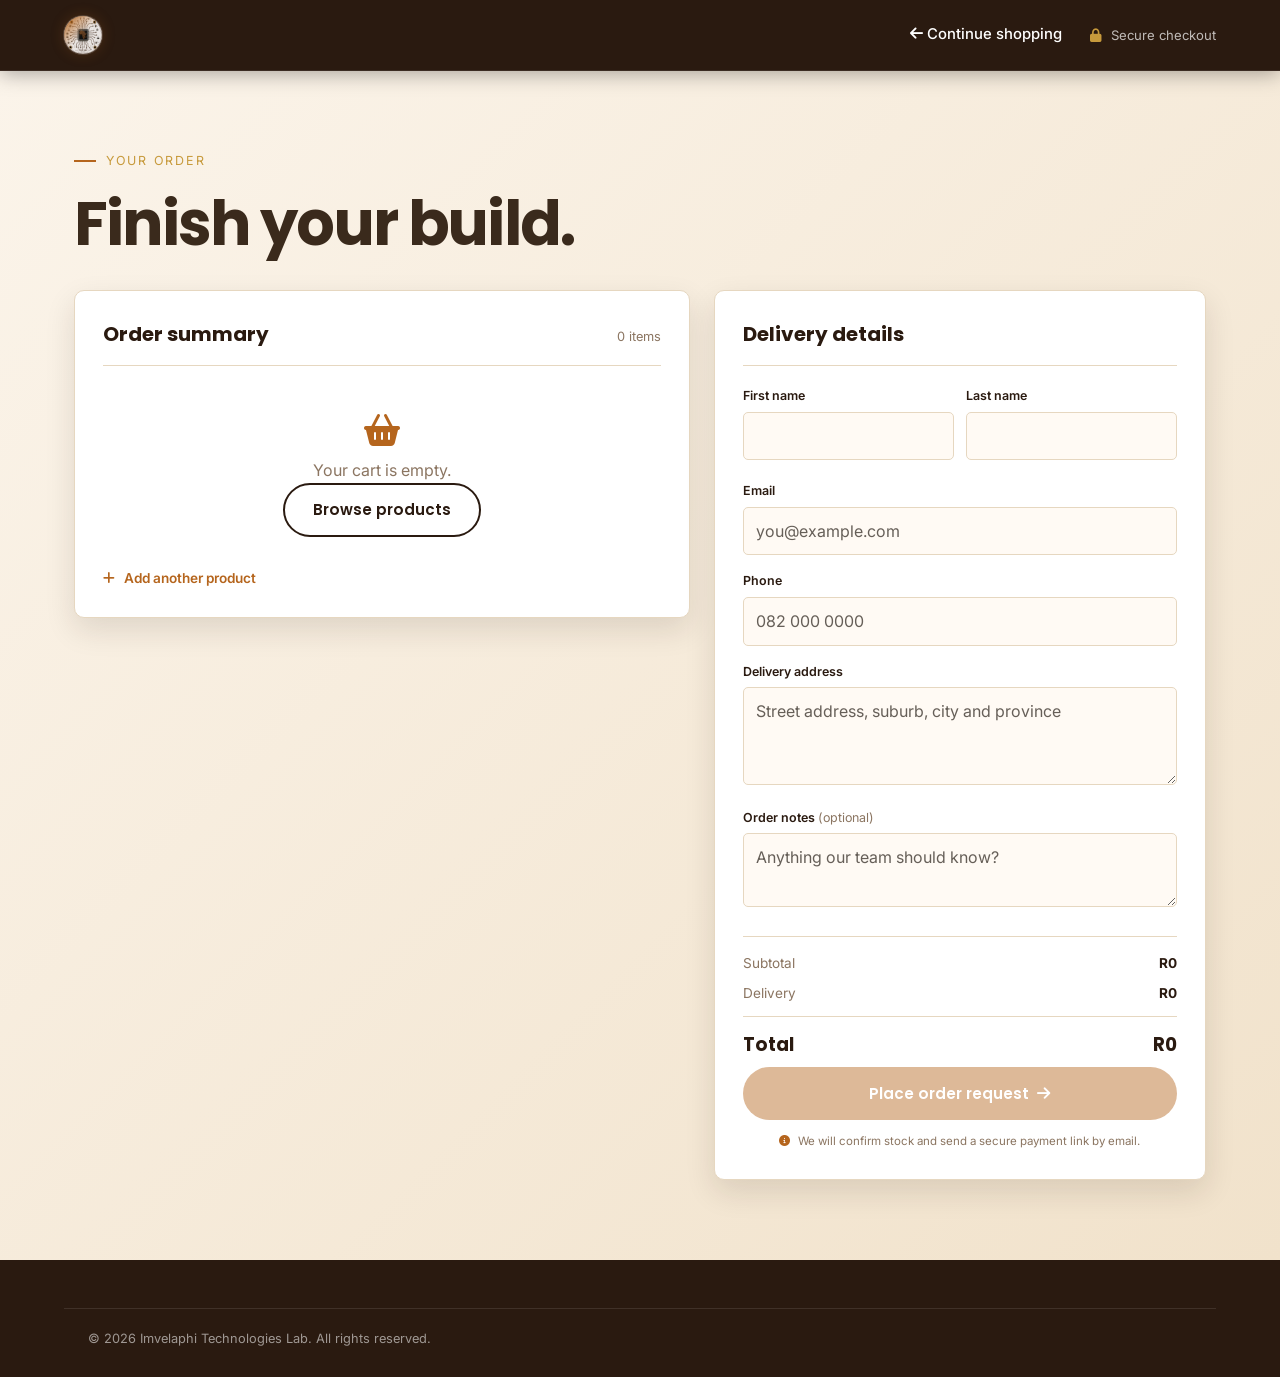
<file: public/checkout.html>
<!DOCTYPE html>
<html lang="en">
<head>
<meta charset="UTF-8">
<meta name="viewport" content="width=device-width, initial-scale=1.0">
<title>Checkout | Imvelaphi Technologies</title>
<link rel="stylesheet" href="https://cdnjs.cloudflare.com/ajax/libs/font-awesome/6.5.0/css/all.min.css">
<link rel="stylesheet" href="css/style.css">
</head>
<body class="checkout-page">
<nav class="navbar"><a href="index.html" class="logo"><div class="mark"><img src="images/logo.png" alt="Imvelaphi Technologies logo"></div></a><div class="nav-links"><a class="link" href="products.html"><i class="fa-solid fa-arrow-left"></i> Continue shopping</a><span class="checkout-secure"><i class="fa-solid fa-lock"></i> Secure checkout</span></div></nav>

<main class="section checkout-main"><div class="container"><div class="eyebrow">Your order</div><h1>Finish your build.</h1><div class="checkout-layout">
  <section class="checkout-panel"><div class="checkout-panel-head"><h2>Order summary</h2><span><span data-cart-count>0</span> items</span></div><div id="checkoutItems"></div><a class="checkout-back" href="products.html"><i class="fa-solid fa-plus"></i> Add another product</a></section>
  <section class="checkout-panel"><div class="checkout-panel-head"><h2>Delivery details</h2></div><div id="previewNotice" class="preview-notice" hidden></div><form id="orderForm" class="order-form" novalidate><div class="field-row"><div class="field"><label for="orderFirstName">First name</label><input id="orderFirstName" required autocomplete="given-name"><small class="field-error" id="orderFirstNameError"></small></div><div class="field"><label for="orderLastName">Last name</label><input id="orderLastName" required autocomplete="family-name"><small class="field-error" id="orderLastNameError"></small></div></div><div class="field"><label for="orderEmail">Email</label><input id="orderEmail" type="email" required placeholder="you@example.com" autocomplete="email"><small class="field-error" id="orderEmailError"></small></div><div class="field"><label for="orderPhone">Phone</label><input id="orderPhone" type="tel" required placeholder="082 000 0000" autocomplete="tel"><small class="field-error" id="orderPhoneError"></small></div><div class="field"><label for="orderAddress">Delivery address</label><textarea id="orderAddress" rows="3" required placeholder="Street address, suburb, city and province" autocomplete="street-address"></textarea><small class="field-error" id="orderAddressError"></small></div><div class="field"><label for="orderNotes">Order notes <span>(optional)</span></label><textarea id="orderNotes" rows="2" placeholder="Anything our team should know?"></textarea></div><div class="checkout-total"><div><span>Subtotal</span><strong data-subtotal>R0</strong></div><div><span>Delivery</span><strong data-delivery>R0</strong></div><div class="grand-total"><span>Total</span><strong data-order-total>R0</strong></div></div><button id="placeOrder" class="btn btn-primary btn-block" type="submit">Place order request <i class="fa-solid fa-arrow-right"></i></button><p class="checkout-note"><i class="fa-solid fa-circle-info"></i> We will confirm stock and send a secure payment link by email.</p></form><div id="orderSuccess" class="order-success" hidden><i class="fa-solid fa-circle-check"></i><h2>Order request successful.</h2><p id="orderSuccessMessage">Your order request has been saved to our database. The Imvelaphi team will contact you shortly to confirm delivery and payment.</p><strong class="order-reference">Order reference: <span id="orderReference"></span></strong><a class="btn btn-primary" href="products.html">Keep exploring</a></div></section>
</div></div></main>
<footer class="footer"><div class="container fine">&copy; 2026 Imvelaphi Technologies Lab. All rights reserved.</div></footer>
<script src="js/shop.js"></script><script>
function checkoutItems() {
  return Object.entries(shopCart()).map(([id, quantity]) => ({ id, quantity }));
}

function showOrderError(message) {
  let error = document.getElementById('orderError');
  if (!error) {
    error = document.createElement('p');
    error.id = 'orderError';
    error.className = 'alert alert-error';
    document.getElementById('orderForm').prepend(error);
  }
  error.textContent = message;
  error.hidden = false;
}

const isDemoMode = new URLSearchParams(window.location.search).get('demo') === '1';
const apiOrigin = window.location.protocol === 'file:' ? 'http://localhost:3000' : '';
const previewNotice = document.getElementById('previewNotice');
if (isDemoMode) {
  previewNotice.textContent = 'Preview mode: this test will show the success screen but will not write to the database.';
  previewNotice.hidden = false;
}

function validateOrderFields() {
  const fields = {
    orderFirstName: { label: 'First name', value: document.getElementById('orderFirstName').value.trim(), test: /^[\p{L}][\p{L}\s'-]{1,49}$/u, hint: 'Use letters only, for example Thando.' },
    orderLastName: { label: 'Last name', value: document.getElementById('orderLastName').value.trim(), test: /^[\p{L}][\p{L}\s'-]{1,49}$/u, hint: 'Use letters only, for example Mokoena.' },
    orderEmail: { label: 'Email', value: document.getElementById('orderEmail').value.trim(), test: /^[^\s@]+@[^\s@]+\.[^\s@]{2,}$/, hint: 'Enter an email like you@example.com.' },
    orderPhone: { label: 'Phone', value: document.getElementById('orderPhone').value.trim(), test: /^(?:\+27|0)[\d\s-]{9,15}$/, hint: 'Enter a valid phone number, for example 082 000 0000.' },
    orderAddress: { label: 'Delivery address', value: document.getElementById('orderAddress').value.trim(), test: /\S.*\S/, hint: 'Enter the address where the order should be delivered.' }
  };
  let valid = true;
  Object.entries(fields).forEach(([id, field]) => {
    const input = document.getElementById(id);
    const error = document.getElementById(`${id}Error`);
    const message = !field.value ? `${field.label} is required.` : (!field.test.test(field.value) ? field.hint : '');
    error.textContent = message;
    error.hidden = !message;
    input.classList.toggle('has-error', Boolean(message));
    input.setAttribute('aria-invalid', String(Boolean(message)));
    if (message) valid = false;
  });
  if (!valid) document.querySelector('.has-error')?.focus();
  return valid;
}

document.querySelectorAll('#orderForm input, #orderForm textarea').forEach(input => {
  input.addEventListener('input', () => {
    const error = document.getElementById(`${input.id}Error`);
    if (error && input.value.trim()) { error.hidden = true; input.classList.remove('has-error'); input.setAttribute('aria-invalid', 'false'); }
  });
});

const cachedUser = JSON.parse(localStorage.getItem('imv_user') || 'null');
if (cachedUser) {
  document.getElementById('orderFirstName').value = cachedUser.firstName || '';
  document.getElementById('orderLastName').value = cachedUser.lastName || '';
  document.getElementById('orderEmail').value = cachedUser.email || '';
}

document.getElementById('orderForm').addEventListener('submit', async function(event) {
  event.preventDefault();
  if (!Object.keys(shopCart()).length) return;
  if (!validateOrderFields()) return;
  const button = document.getElementById('placeOrder');
  button.disabled = true;
  button.innerHTML = 'Sending order request...';
  if (isDemoMode) {
    await new Promise(resolve => setTimeout(resolve, 300));
    saveShopCart({});
    this.hidden = true;
    document.getElementById('orderReference').textContent = 'DEMO-' + Date.now();
    document.getElementById('orderSuccessMessage').textContent = 'Preview completed. This demo was not saved to the database; run the server to test a real order.';
    document.getElementById('orderSuccess').hidden = false;
    return;
  }
  const token = localStorage.getItem('imv_access_token');
  let response;
  try {
    response = await fetch(apiOrigin + '/api/orders', {
      method: 'POST',
      headers: { 'Content-Type': 'application/json', ...(token ? { Authorization: `Bearer ${token}` } : {}) },
      body: JSON.stringify({
        firstName: document.getElementById('orderFirstName').value.trim(),
        lastName: document.getElementById('orderLastName').value.trim(),
        email: document.getElementById('orderEmail').value.trim(),
        phone: document.getElementById('orderPhone').value.trim(),
        address: document.getElementById('orderAddress').value.trim(),
        notes: document.getElementById('orderNotes').value.trim(),
        items: checkoutItems()
      })
    });
  } catch {
    showOrderError('We could not reach the order service. Please try again.');
    button.disabled = false;
    button.innerHTML = 'Place order request <i class="fa-solid fa-arrow-right"></i>';
    return;
  }
  const result = await response.json().catch(() => null);
  if (!response.ok || !result?.success) {
    showOrderError(result?.message || 'We could not submit your order request. Please try again.');
    button.disabled = false;
    button.innerHTML = 'Place order request <i class="fa-solid fa-arrow-right"></i>';
    return;
  }
  saveShopCart({});
  this.hidden = true;
  document.getElementById('orderReference').textContent = result.order.id;
  document.getElementById('orderSuccess').hidden = false;
});
</script>
</body>
</html>
</file>
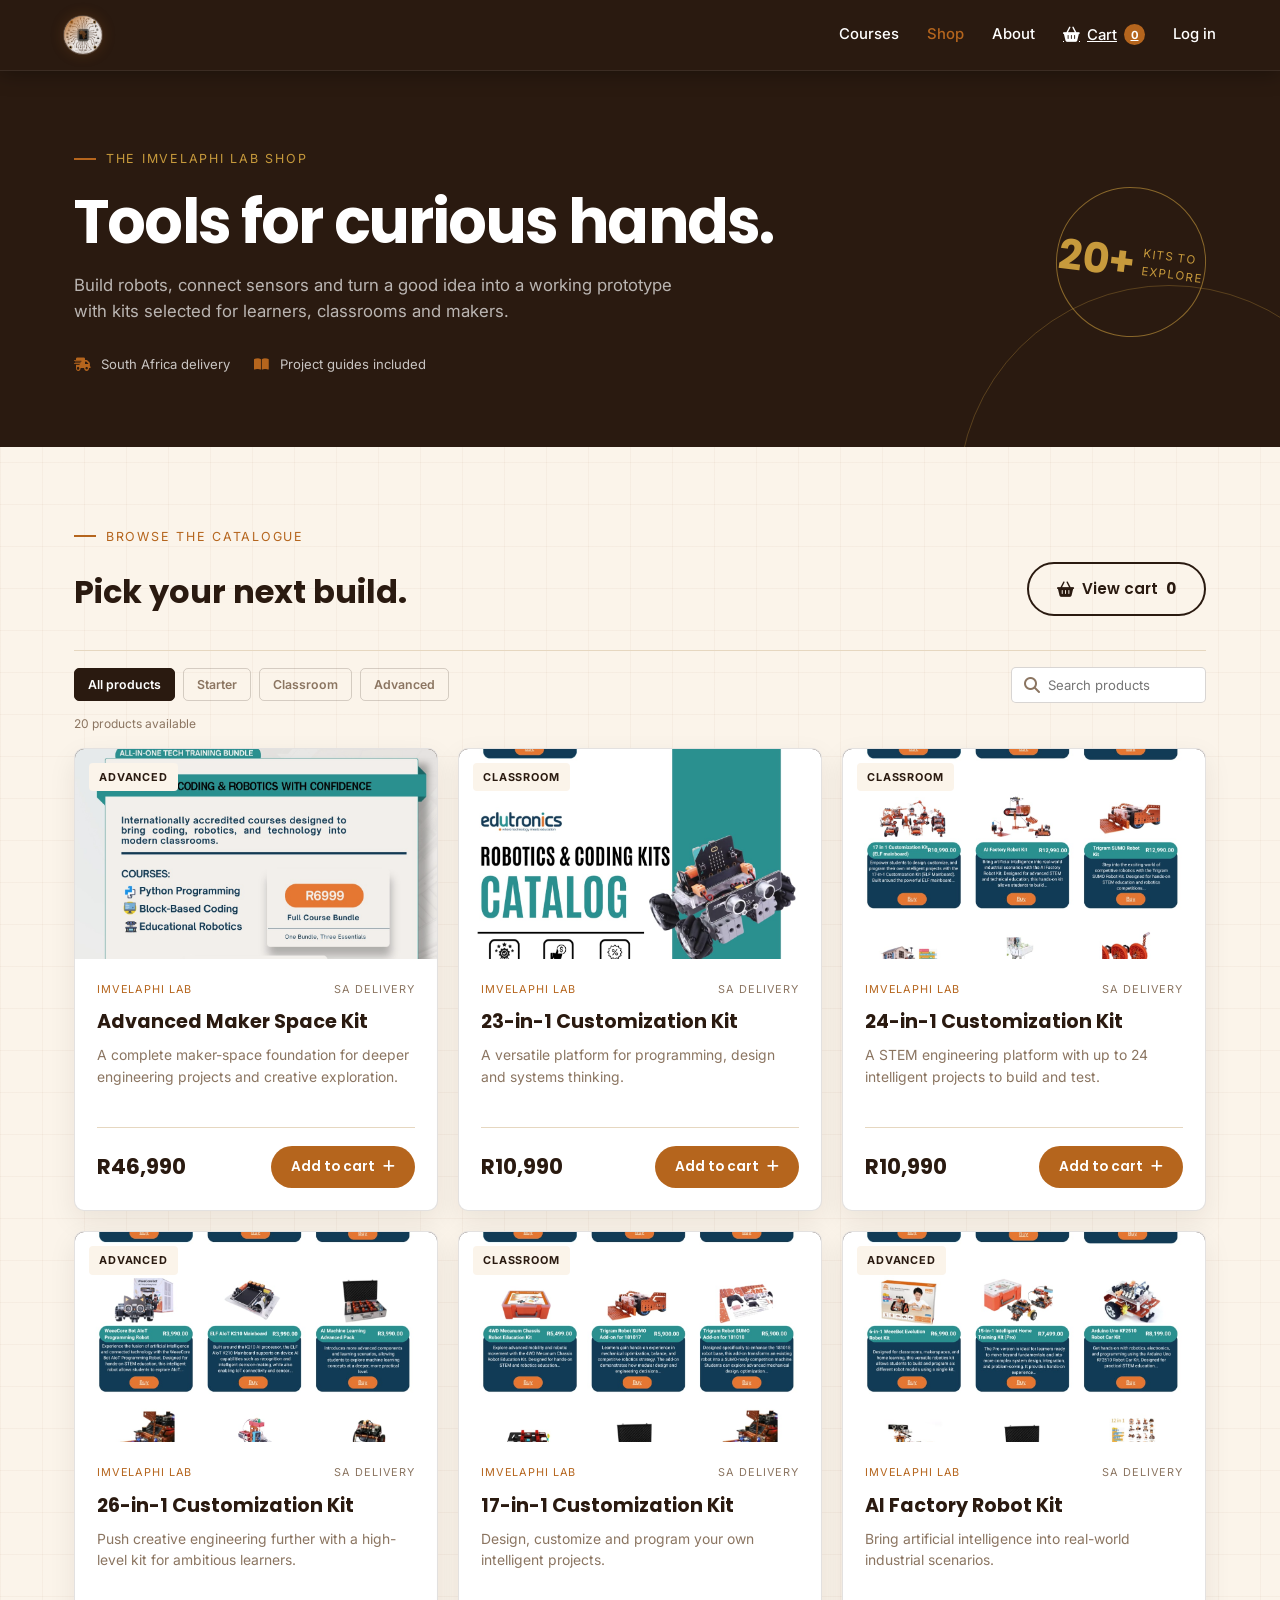
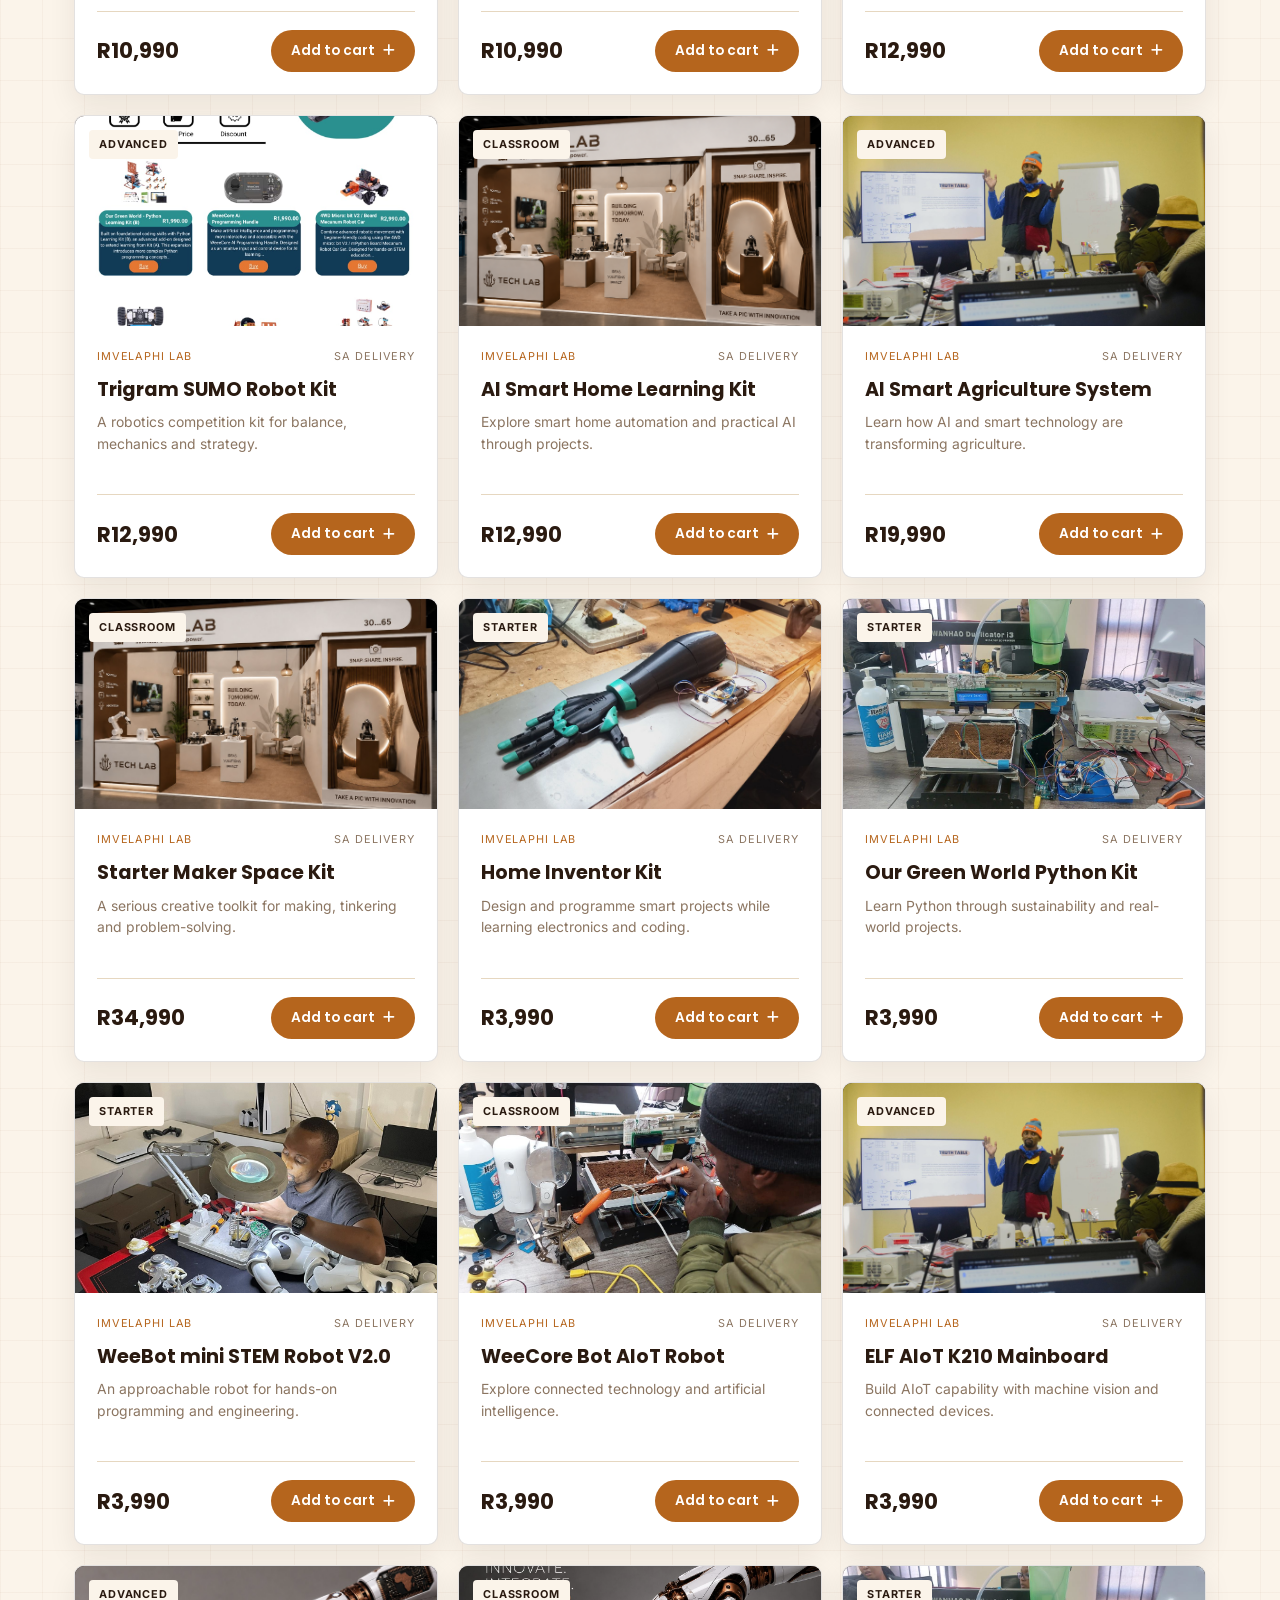
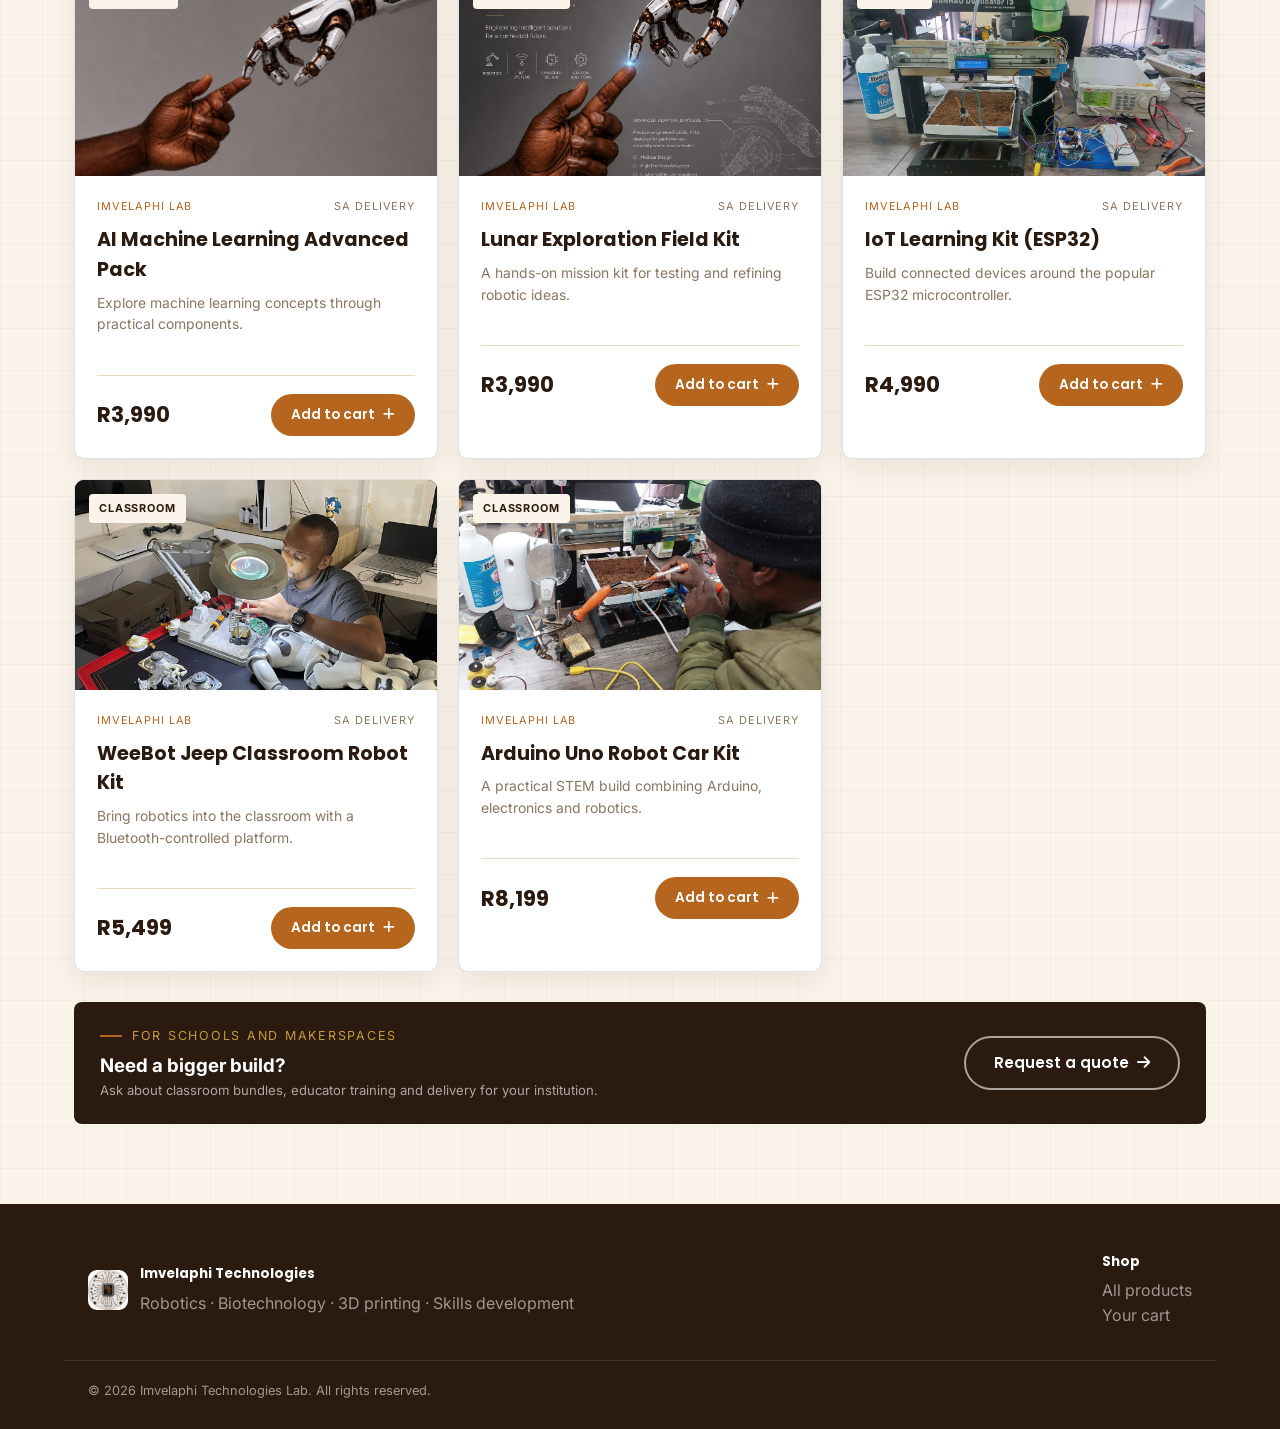
<file: public/products.html>
<!DOCTYPE html>
<html lang="en">
<head>
<meta charset="UTF-8">
<meta name="viewport" content="width=device-width, initial-scale=1.0">
<title>Shop | Imvelaphi Technologies</title>
<link rel="stylesheet" href="https://cdnjs.cloudflare.com/ajax/libs/font-awesome/6.5.0/css/all.min.css">
<link rel="stylesheet" href="css/style.css">
</head>
<body class="shop-page">
<nav class="navbar">
  <a href="index.html" class="logo"><div class="mark"><img src="images/logo.png" alt="Imvelaphi Technologies logo"></div></a>
  <div class="nav-links">
    <a class="link hide-mobile" href="index.html#courses">Courses</a>
    <a class="link hide-mobile shop-nav-active" href="products.html">Shop</a>
    <a class="link hide-mobile" href="index.html#about">About</a>
    <a class="cart-trigger" href="checkout.html" aria-label="Open shopping cart"><i class="fa-solid fa-basket-shopping"></i><span>Cart</span><b data-cart-count>0</b></a>
    <a class="link" href="index.html">Log in</a>
  </div>
</nav>

<header class="shop-hero">
  <div class="container shop-hero-inner">
    <div>
      <div class="eyebrow">The Imvelaphi Lab Shop</div>
      <h1>Tools for curious hands.</h1>
      <p>Build robots, connect sensors and turn a good idea into a working prototype with kits selected for learners, classrooms and makers.</p>
      <div class="shop-hero-notes"><span><i class="fa-solid fa-truck-fast"></i> South Africa delivery</span><span><i class="fa-solid fa-book-open"></i> Project guides included</span></div>
    </div>
    <div class="shop-hero-stamp"><strong>20+</strong><span>kits to<br>explore</span></div>
  </div>
</header>

<main class="section shop-catalog-page">
  <div class="container">
    <div class="catalog-heading"><div><div class="eyebrow">Browse the catalogue</div><h2>Pick your next build.</h2></div><a class="btn btn-outline" href="checkout.html"><i class="fa-solid fa-basket-shopping"></i> View cart <span data-cart-count>0</span></a></div>
    <div class="shop-toolbar catalog-toolbar">
      <div class="shop-filters" role="group" aria-label="Filter products">
        <button class="filter-chip shop-filter active" data-filter="all">All products</button>
        <button class="filter-chip shop-filter" data-filter="starter">Starter</button>
        <button class="filter-chip shop-filter" data-filter="classroom">Classroom</button>
        <button class="filter-chip shop-filter" data-filter="advanced">Advanced</button>
      </div>
      <label class="shop-search"><i class="fa-solid fa-magnifying-glass"></i><input id="shopSearch" type="search" placeholder="Search products" oninput="renderShopGrid()"></label>
    </div>
    <div class="catalog-status" id="shopResultCount"></div>
    <div class="product-grid" id="shopProductGrid"></div>
    <div class="bulk-order"><div><span class="eyebrow">For schools and makerspaces</span><h3>Need a bigger build?</h3><p>Ask about classroom bundles, educator training and delivery for your institution.</p></div><a class="btn btn-outline" href="mailto:hello@imvelaphi.co.za?subject=Robotics%20kit%20bulk%20order">Request a quote <i class="fa-solid fa-arrow-right"></i></a></div>
  </div>
</main>

<footer class="footer"><div class="container footer-inner"><div class="footer-brand"><img src="images/logo.png" alt="Imvelaphi Technologies logo" class="footer-logo"><div><h5>Imvelaphi Technologies</h5><p>Robotics · Biotechnology · 3D printing · Skills development</p></div></div><div><h5>Shop</h5><p><a href="products.html" class="footer-link">All products</a></p><p><a href="checkout.html" class="footer-link">Your cart</a></p></div></div><div class="container fine">&copy; 2026 Imvelaphi Technologies Lab. All rights reserved.</div></footer>
<script src="js/shop.js"></script>
</body>
</html>
</file>
<file: public/css/style.css>
/* ============================================================
   IMVELAPHI LMS — design tokens
   "Tech Lab" expo theme: warm cream base with copper/rust and
   gold accents, deep espresso-brown feature sections, rounded
   panels — echoing the Tech Lab exhibition booth styling.
   ============================================================ */
@import url('https://fonts.googleapis.com/css2?family=Poppins:wght@500;600;700;800&family=Inter:wght@400;500;600;700&display=swap');

:root {
  --ink:        #2A1A10;   /* deep espresso brown — dark sections, hero + footer */
  --paper:      #FBF4EA;   /* warm cream page background */
  --paper-dim:  #F1E2CB;   /* deeper warm cream — tinted sections */
  --orange:     #B5651D;   /* primary brand accent — copper / rust, echoes the Tech Lab signage */
  --orange-dim: #F3E0C8;   /* pale tan tint for badges */
  --teal:       #C79A3C;   /* secondary accent — warm gold */
  --teal-dim:   #F5EAD2;   /* pale gold tint */
  --charcoal:   #3A2A1C;   /* primary body text — dark warm brown */
  --muted:      #8B7561;   /* secondary / muted warm brown-grey */
  --line:       #E6D7C0;   /* light warm border */
  --white:      #FFFFFF;
  --surface:    #FFFFFF;   /* card / nav / modal surface on the light theme */
  --radius:     16px;
  --shadow:     0 12px 30px rgba(42,26,16,0.12);
  --font-display: 'Poppins', sans-serif;
  --font-body:    'Inter', sans-serif;
  --font-mono:    'Inter', sans-serif;
}

* { margin:0; padding:0; box-sizing:border-box; }

html { scroll-behavior:smooth; }

body {
  font-family: var(--font-body);
  background: var(--paper);
  color: var(--charcoal);
  line-height:1.55;
  background-image:
    linear-gradient(rgba(139,90,43,0.045) 1px, transparent 1px),
    linear-gradient(90deg, rgba(139,90,43,0.045) 1px, transparent 1px);
  background-size: 42px 42px;
}

a { color:inherit; }

img { max-width:100%; display:block; }

.container { max-width:1180px; margin:0 auto; padding:0 24px; }

/* ---------- Divider: signature motif, borrowed from the
   profile's black rule between orange panels ---------- */
.rule {
  height:4px;
  background: linear-gradient(90deg, var(--orange) 0%, var(--orange) 60%, var(--teal) 60%, var(--teal) 100%);
  border-radius:2px;
  width:72px;
}
.rule.center { margin:0 auto; }

/* ---------- Buttons ---------- */
.btn {
  display:inline-flex; align-items:center; justify-content:center; gap:8px;
  padding:13px 28px;
  border-radius:999px;
  font-family:var(--font-display);
  font-weight:600;
  font-size:0.95rem;
  border:2px solid transparent;
  cursor:pointer;
  text-decoration:none;
  transition:transform .15s ease, background .15s ease, color .15s ease, border-color .15s ease;
}
.btn:active { transform:scale(0.97); }
.btn-primary { background:var(--orange); color:var(--white); }
.btn-primary:hover { background:#8F4E17; }
.btn-outline { background:transparent; color:var(--ink); border-color:var(--ink); }
.btn-outline:hover { background:var(--ink); color:var(--white); }
.btn-teal { background:var(--teal); color:var(--white); }
.btn-teal:hover { background:#9C7A2C; }
.btn-ghost { background:transparent; color:var(--muted); border-color:var(--line); padding:10px 18px; font-size:0.85rem; }
.btn-ghost:hover { border-color:var(--muted); color:var(--ink); }
.btn-sm { padding:9px 18px; font-size:0.85rem; }
.btn:disabled { opacity:0.45; cursor:not-allowed; }

/* ---------- Navbar ---------- */
.navbar {
  background:var(--ink);
  padding:16px 5%;
  display:flex; justify-content:space-between; align-items:center;
  box-shadow:0 2px 20px rgba(0,0,0,0.35);
  border-bottom:1px solid rgba(255,255,255,0.08);
  position:sticky; top:0; z-index:100;
}
.logo { display:flex; align-items:center; gap:10px; text-decoration:none; }
.logo .mark {
  width:38px; height:38px; border-radius:9px;
  background:var(--ink);
  display:flex; align-items:center; justify-content:center;
  position:relative; overflow:hidden;
  border-radius:50%;
  box-shadow:0 0 0 1px rgba(255,255,255,0.15), 0 0 14px rgba(181,101,29,0.25);
}
.logo .mark::before {
  content:''; position:absolute; inset:0;
  background:linear-gradient(135deg, var(--orange) 0%, transparent 50%);
}
.logo .mark i { color:var(--white); font-size:1rem; z-index:1; }
.logo .mark img { width:100%; height:100%; object-fit:cover; }
.logo h1 { font-family:var(--font-display); font-size:1.15rem; letter-spacing:-0.01em; color:#fff; }
.logo h1 span { color:var(--orange); }
.nav-links { display:flex; gap:28px; align-items:center; flex-wrap:wrap; }
.nav-links a.link { text-decoration:none; color:#fff; font-weight:500; font-size:0.93rem; cursor:pointer; }
.nav-links a.link:hover { color:var(--orange); }
.user-chip { display:flex; align-items:center; gap:10px; font-size:0.88rem; color:rgba(255,255,255,0.75); }
.user-chip .dot { width:8px; height:8px; border-radius:50%; background:var(--teal); box-shadow:0 0 8px var(--teal); }
.user-chip strong { color:#fff; }
.navbar .chip { background:rgba(255,255,255,0.1); color:rgba(255,255,255,0.8); }
.navbar .btn-ghost { color:rgba(255,255,255,0.8); border-color:rgba(255,255,255,0.25); }
.navbar .btn-ghost:hover { border-color:#fff; color:#fff; }

@media (max-width:820px){ .nav-links{ gap:14px; } .nav-links .hide-mobile{ display:none; } }
@media (max-width:820px){
  .shop-intro { align-items:start; flex-direction:column; gap:0; }
  .shop-proof { margin:-24px 0 28px; white-space:normal; }
  .product-grid { grid-template-columns:1fr; max-width:520px; }
  .product-image { height:230px; }
  .shop-footnote { flex-wrap:wrap; text-align:center; }
  .cart-trigger span { display:none; }
  .shop-toolbar { align-items:stretch; flex-direction:column; }
  .shop-search input { width:100%; }
  .bulk-order { align-items:start; flex-direction:column; }
}

/* ---------- Hero ---------- */
.hero {
  background:
    radial-gradient(circle at 82% 15%, rgba(181,101,29,0.30), transparent 55%),
    radial-gradient(circle at 10% 90%, rgba(199,154,60,0.24), transparent 50%),
    linear-gradient(180deg, var(--ink) 0%, #170D07 100%);
  color:var(--white);
  padding:110px 5% 90px;
  position:relative;
  overflow:hidden;
}
.hero::before {
  content:''; position:absolute; inset:0;
  background-image:
    linear-gradient(100deg, rgba(23,13,7,0.94) 0%, rgba(23,13,7,0.75) 45%, rgba(23,13,7,0.55) 100%),
    url('../images/auth-hero.jpg');
  background-size:cover; background-position:center 35%;
}
.hero::after {
  content:''; position:absolute; right:-120px; bottom:-160px; width:420px; height:420px;
  border:1px solid rgba(199,154,60,0.22); border-radius:50%;
}
.hero-inner { max-width:680px; position:relative; z-index:1; }
.eyebrow {
  font-family:var(--font-mono); text-transform:uppercase; letter-spacing:0.14em;
  color:var(--orange); font-size:0.78rem; display:flex; align-items:center; gap:10px; margin-bottom:22px;
}
.eyebrow::before { content:''; width:22px; height:2px; background:var(--orange); }
.hero h2 {
  font-family:var(--font-display); font-weight:700; font-size:clamp(2.2rem, 4.6vw, 3.4rem);
  line-height:1.08; letter-spacing:-0.02em; margin-bottom:22px;
}
.hero h2 em { font-style:normal; color:var(--teal); }
.hero p.lead { color:rgba(255,255,255,0.68); font-size:1.08rem; max-width:520px; margin-bottom:36px; }
.hero-buttons { display:flex; gap:14px; flex-wrap:wrap; margin-bottom:52px; }
.hero-stats { display:flex; gap:36px; flex-wrap:wrap; }
.hero-stats .stat b { font-family:var(--font-mono); font-size:1.5rem; color:var(--white); display:block; }
.hero-stats .stat span { font-size:0.8rem; color:rgba(255,255,255,0.5); }

/* ---------- Sections ---------- */
.section { padding:80px 0; }
.section-head { max-width:640px; margin-bottom:44px; }
.section-head .eyebrow { color:var(--teal); }
.section-head h3 { font-family:var(--font-display); font-size:2rem; letter-spacing:-0.01em; color:var(--ink); margin:14px 0 12px; }
.section.dark .section-head h3 { color:var(--white); }
.section-head p { color:var(--muted); }
.section.dark { background:var(--ink); color:var(--white); }
.section.dark .section-head p { color:rgba(255,255,255,0.6); }
.section.tint { background:var(--paper-dim); }

/* ---------- Robotics kit shop ---------- */
.shop-section { background:#f4e8d8; border-top:1px solid var(--line); border-bottom:1px solid var(--line); }
.shop-intro { display:flex; justify-content:space-between; align-items:end; gap:30px; }
.shop-proof { display:flex; align-items:center; gap:12px; color:var(--ink); font-size:.82rem; padding:14px 18px; background:rgba(255,255,255,.58); border:1px solid rgba(42,26,16,.12); border-radius:10px; white-space:nowrap; margin-bottom:44px; }
.shop-proof i { color:var(--orange); font-size:1.25rem; }
.shop-proof strong { font-family:var(--font-display); font-size:.88rem; }
.product-grid { display:grid; grid-template-columns:repeat(3, 1fr); gap:20px; }
.shop-toolbar { display:flex; justify-content:space-between; align-items:center; gap:18px; padding:16px 0 12px; border-top:1px solid rgba(42,26,16,.12); }
.shop-filters { display:flex; gap:8px; flex-wrap:wrap; }
.filter-chip { border:1px solid rgba(42,26,16,.18); background:transparent; color:var(--muted); border-radius:5px; padding:8px 13px; font:600 .77rem var(--font-body); cursor:pointer; }
.filter-chip:hover, .filter-chip.active { background:var(--ink); color:#fff; border-color:var(--ink); }
.shop-search { display:flex; align-items:center; gap:8px; border:1px solid rgba(42,26,16,.18); background:#fff; border-radius:5px; padding:0 12px; color:var(--muted); }
.shop-search input { width:145px; border:0; outline:0; padding:9px 0; background:transparent; font:.82rem var(--font-body); color:var(--ink); }
.catalog-status { color:var(--muted); font-size:.75rem; margin:0 0 14px; }
.catalog-empty { grid-column:1/-1; color:var(--muted); padding:30px 0; }
.bulk-order { display:flex; justify-content:space-between; align-items:center; gap:24px; margin-top:30px; padding:24px 26px; background:var(--ink); color:#fff; border-radius:8px; }
.bulk-order .eyebrow { color:var(--teal); margin:0 0 5px; }
.bulk-order h4 { font:600 1.1rem var(--font-display); margin-bottom:4px; }
.bulk-order p { color:rgba(255,255,255,.62); font-size:.82rem; }
.bulk-order .btn-outline { color:#fff; border-color:rgba(255,255,255,.6); white-space:nowrap; }
.bulk-order .btn-outline:hover { background:#fff; color:var(--ink); }
.product-card { background:var(--surface); border:1px solid rgba(42,26,16,.13); box-shadow:0 10px 28px rgba(42,26,16,.08); border-radius:10px; overflow:hidden; transition:transform .2s ease, box-shadow .2s ease; }
.product-card:hover { transform:translateY(-5px); box-shadow:0 18px 35px rgba(42,26,16,.15); }
.product-image { height:210px; position:relative; overflow:hidden; background:var(--ink); }
.product-image img { width:100%; height:100%; object-fit:cover; filter:saturate(.85); transition:transform .4s ease, filter .4s ease; }
.product-card:hover .product-image img { transform:scale(1.04); filter:saturate(1.05); }
.product-badge { position:absolute; left:14px; top:14px; background:var(--orange); color:#fff; padding:6px 10px; border-radius:4px; font-size:.68rem; font-weight:700; text-transform:uppercase; letter-spacing:.08em; }
.product-badge-light { background:var(--paper); color:var(--ink); }
.product-body { padding:22px; }
.product-meta { display:flex; justify-content:space-between; color:var(--orange); font-family:var(--font-mono); font-size:.68rem; letter-spacing:.08em; margin-bottom:10px; }
.product-meta span:last-child { color:var(--muted); }
.product-body h4 { font-family:var(--font-display); font-size:1.2rem; color:var(--ink); margin-bottom:8px; }
.product-body p { color:var(--muted); font-size:.87rem; min-height:66px; }
.product-bottom { display:flex; align-items:center; justify-content:space-between; gap:12px; padding-top:18px; margin-top:16px; border-top:1px solid var(--line); }
.product-bottom strong { color:var(--ink); font-family:var(--font-display); font-size:1.35rem; }
.shop-footnote { display:flex; justify-content:center; align-items:center; gap:10px; color:var(--muted); font-size:.8rem; margin-top:28px; }
.shop-footnote i { color:var(--orange); }
.shop-footnote span { width:4px; height:4px; background:var(--teal); border-radius:50%; margin:0 5px; }
.cart-trigger { display:inline-flex; align-items:center; gap:7px; border:0; background:none; color:#fff; font:500 .93rem var(--font-body); cursor:pointer; }
.cart-trigger:hover { color:var(--orange); }
.cart-trigger b { display:grid; place-items:center; min-width:21px; height:21px; padding:0 5px; border-radius:99px; background:var(--orange); color:#fff; font-size:.7rem; }
.cart-overlay { position:fixed; inset:0; background:rgba(18,12,8,.48); opacity:0; pointer-events:none; transition:opacity .25s ease; z-index:500; }
.cart-overlay.open { opacity:1; pointer-events:auto; }
.cart-drawer { position:fixed; z-index:501; top:0; right:0; height:100vh; width:min(420px, 94vw); background:var(--paper); box-shadow:-20px 0 50px rgba(0,0,0,.25); transform:translateX(105%); transition:transform .3s ease; display:flex; flex-direction:column; }
.cart-drawer.open { transform:translateX(0); }
.cart-head { display:flex; justify-content:space-between; align-items:start; padding:30px 28px 22px; border-bottom:1px solid var(--line); }
.cart-head .eyebrow { margin-bottom:7px; color:var(--orange); }
.cart-head h3 { font:700 1.45rem var(--font-display); color:var(--ink); }
.cart-close { position:static; color:var(--ink); padding:5px; }
.cart-items { flex:1; overflow-y:auto; padding:20px 28px; }
.cart-item { display:flex; gap:14px; padding:0 0 18px; margin-bottom:18px; border-bottom:1px solid var(--line); }
.cart-item img { width:74px; height:74px; object-fit:cover; border-radius:7px; }
.cart-item strong, .cart-item span { display:block; }
.cart-item strong { color:var(--ink); font:600 .9rem var(--font-display); margin:3px 0 4px; }
.cart-item span { color:var(--muted); font-size:.82rem; }
.qty { display:flex; align-items:center; gap:12px; margin-top:9px; }
.qty button { width:24px; height:24px; border:1px solid var(--line); border-radius:4px; background:#fff; color:var(--ink); cursor:pointer; font-size:1rem; }
.qty b { font-size:.8rem; }
.cart-empty { text-align:center; color:var(--muted); padding:55px 20px; }
.cart-empty i { display:block; color:var(--orange); font-size:2rem; margin-bottom:14px; }
.cart-empty p { margin-bottom:10px; }
.cart-empty a { color:var(--orange); font-weight:700; text-decoration:none; }
.cart-summary { padding:22px 28px 28px; border-top:1px solid var(--line); background:#fffaf4; }
.cart-summary > div { display:flex; justify-content:space-between; align-items:center; margin-bottom:4px; color:var(--muted); }
.cart-summary strong { color:var(--ink); font:700 1.25rem var(--font-display); }
.cart-summary small { display:block; color:var(--muted); font-size:.75rem; margin-bottom:18px; }

/* ---------- Dedicated ecommerce pages ---------- */
.shop-nav-active { color:var(--orange) !important; }
.shop-hero { background:var(--ink); color:#fff; padding:78px 0 72px; position:relative; overflow:hidden; }
.shop-hero::after { content:''; position:absolute; width:420px; height:420px; border:1px solid rgba(199,154,60,.3); border-radius:50%; right:-100px; bottom:-260px; }
.shop-hero-inner { display:flex; justify-content:space-between; align-items:center; gap:30px; position:relative; z-index:1; }
.shop-hero h1, .checkout-main h1 { font:700 clamp(2.2rem,5vw,3.8rem)/1.05 var(--font-display); letter-spacing:-.03em; margin:12px 0 18px; }
.shop-hero p { max-width:600px; color:rgba(255,255,255,.68); font-size:1.05rem; }
.shop-hero .eyebrow, .checkout-main .eyebrow { color:var(--teal); }
.shop-hero-notes { display:flex; flex-wrap:wrap; gap:24px; margin-top:30px; color:rgba(255,255,255,.75); font-size:.82rem; }
.shop-hero-notes i { color:var(--orange); margin-right:7px; }
.shop-hero-stamp { width:150px; height:150px; border:1px solid rgba(199,154,60,.6); border-radius:50%; display:flex; align-items:center; justify-content:center; gap:8px; color:var(--teal); transform:rotate(7deg); flex-shrink:0; }
.shop-hero-stamp strong { font:700 2.6rem var(--font-display); }
.shop-hero-stamp span { font-size:.72rem; text-transform:uppercase; letter-spacing:.12em; }
.shop-catalog-page { min-height:650px; }
.catalog-heading { display:flex; align-items:end; justify-content:space-between; gap:20px; margin-bottom:34px; }
.catalog-heading h2 { font:700 2rem var(--font-display); color:var(--ink); }
.catalog-toolbar { border-top:1px solid var(--line); }
.catalog-heading .btn { white-space:nowrap; }
.catalog-heading .btn span { font-weight:700; }

.checkout-main { min-height:calc(100vh - 150px); background:linear-gradient(135deg, #fbf4ea 0%, #f1e2cb 100%); }
.checkout-layout { display:grid; grid-template-columns:minmax(0,1fr) minmax(360px, .8fr); gap:24px; align-items:start; margin-top:34px; }
.checkout-panel { background:#fff; border:1px solid var(--line); border-radius:10px; padding:28px; box-shadow:var(--shadow); }
.checkout-panel-head { display:flex; align-items:baseline; justify-content:space-between; gap:12px; border-bottom:1px solid var(--line); padding-bottom:16px; margin-bottom:20px; }
.checkout-panel-head h2 { font:700 1.25rem var(--font-display); color:var(--ink); }
.checkout-panel-head > span { color:var(--muted); font-size:.8rem; }
.preview-notice { margin:-4px 0 18px; padding:11px 13px; border:1px solid #e8c46b; border-radius:6px; background:#fff8df; color:#6b4f00; font-size:.78rem; }
.checkout-item { display:grid; grid-template-columns:72px 1fr auto; gap:14px; align-items:center; padding:0 0 18px; margin-bottom:18px; border-bottom:1px solid var(--line); }
.checkout-item img { width:72px; height:72px; object-fit:cover; border-radius:7px; }
.checkout-item-copy strong, .checkout-item-copy span { display:block; }
.checkout-item-copy strong { color:var(--ink); font:600 .9rem var(--font-display); }
.checkout-item-copy span { color:var(--muted); font-size:.78rem; margin-top:3px; }
.checkout-item > strong { color:var(--ink); font:600 .9rem var(--font-display); }
.checkout-back { color:var(--orange); font-size:.85rem; font-weight:600; text-decoration:none; }
.checkout-back i { margin-right:6px; }
.checkout-empty { color:var(--muted); text-align:center; padding:28px 10px; }
.checkout-empty i { color:var(--orange); font-size:2rem; display:block; margin-bottom:12px; }
.order-form .field { margin-bottom:16px; }
.order-form .field label { display:block; font-size:.78rem; font-weight:600; color:var(--ink); margin-bottom:6px; }
.order-form .field label span { color:var(--muted); font-weight:400; }
.checkout-main .order-form input, .checkout-main .order-form textarea { width:100%; border:1px solid var(--line); border-radius:5px; background:#fffaf4; padding:11px 12px; font:inherit; color:#000; caret-color:#000; outline-color:var(--orange); }
.checkout-main .order-form input::placeholder, .checkout-main .order-form textarea::placeholder { color:#665f58; opacity:1; }
.field-error { display:block; min-height:0; color:#b42318; font-size:.75rem; margin-top:5px; }
.field-error[hidden] { display:none; }
.checkout-main .order-form input.has-error, .checkout-main .order-form textarea.has-error { border-color:#b42318; box-shadow:0 0 0 2px rgba(180,35,24,.12); }
.order-form textarea { resize:vertical; }
.checkout-total { border-top:1px solid var(--line); margin-top:22px; padding-top:16px; }
.checkout-total > div { display:flex; justify-content:space-between; color:var(--muted); font-size:.85rem; margin-bottom:9px; }
.checkout-total strong { color:var(--ink); }
.checkout-total .grand-total { border-top:1px solid var(--line); margin-top:12px; padding-top:14px; font:700 1.15rem var(--font-display); color:var(--ink); }
.checkout-note { color:var(--muted); font-size:.72rem; margin-top:13px; text-align:center; }
.checkout-note i { color:var(--orange); margin-right:4px; }
.order-success { text-align:center; padding:36px 18px 20px; border:1px solid #9ed6ad; border-radius:10px; background:#effaf1; }
.order-success > i { color:#198754; font-size:3rem; margin-bottom:18px; }
.order-success h2 { color:var(--ink); font:700 1.4rem var(--font-display); margin-bottom:8px; }
.order-success p { color:var(--muted); font-size:.9rem; margin-bottom:22px; }
.order-reference { display:block; color:#146c43; font-size:.82rem; margin:-8px 0 22px; }
.checkout-secure { color:rgba(255,255,255,.7); font-size:.82rem; }
.checkout-secure i { color:var(--teal); margin-right:6px; }

@media (max-width:820px) {
  .shop-hero-inner { align-items:start; }
  .shop-hero-stamp { width:100px; height:100px; }
  .shop-hero-stamp strong { font-size:1.8rem; }
  .shop-hero-stamp span { font-size:.58rem; }
  .catalog-heading { align-items:start; flex-direction:column; }
  .checkout-layout { grid-template-columns:1fr; }
}
@media (max-width:520px) {
  .shop-hero { padding:58px 0; }
  .shop-hero-stamp { display:none; }
  .checkout-panel { padding:20px; }
  .checkout-item { grid-template-columns:58px 1fr; }
  .checkout-item img { width:58px; height:58px; }
  .checkout-item > strong { grid-column:2; }
}

/* Courses section — same warm dark gradient as the hero/gallery/about, for a consistent feel */
.section-courses-dark {
  background:
    radial-gradient(circle at 82% 15%, rgba(181,101,29,0.30), transparent 55%),
    radial-gradient(circle at 10% 90%, rgba(199,154,60,0.24), transparent 50%),
    linear-gradient(180deg, var(--ink) 0%, #170D07 100%);
  color:var(--white);
}
.section-courses-dark .section-head .eyebrow { color:var(--teal); }
.section-courses-dark .section-head h3 { color:var(--white); }
.section-courses-dark .section-head p { color:rgba(255,255,255,0.68); }

/* ---------- Cards / grid ---------- */
.grid { display:grid; grid-template-columns:repeat(auto-fill, minmax(270px,1fr)); gap:24px; }
.card {
  background:var(--surface); padding:28px; border-radius:var(--radius);
  box-shadow:var(--shadow); cursor:pointer; transition:transform .2s ease, box-shadow .2s ease, border-color .2s ease;
  border:1px solid var(--line); overflow:hidden;
}
.card:hover { transform:translateY(-6px); border-color:var(--orange); box-shadow:0 12px 32px rgba(181,101,29,0.16); }
.card .card-img {
  margin:-28px -28px 22px; width:calc(100% + 56px); max-width:calc(100% + 56px);
  aspect-ratio:16/10; object-fit:cover; display:block;
}
.card .icon-badge {
  width:46px; height:46px; border-radius:11px; background:var(--orange-dim); color:var(--orange);
  display:flex; align-items:center; justify-content:center; font-size:1.25rem; margin-bottom:16px;
}
.card h4 { font-family:var(--font-display); font-size:1.08rem; color:var(--ink); margin-bottom:8px; }
.card p { color:var(--muted); font-size:0.92rem; }
.card .tag { display:inline-block; font-family:var(--font-mono); font-size:0.7rem; text-transform:uppercase; letter-spacing:0.08em; color:var(--teal); background:var(--teal-dim); padding:4px 10px; border-radius:6px; margin-bottom:14px; }

/* ---------- Progress bar ---------- */
.progress-track { width:100%; height:8px; background:var(--paper-dim); border-radius:99px; overflow:hidden; }
.progress-fill { height:100%; background:linear-gradient(90deg, var(--orange), var(--teal)); border-radius:99px; transition:width .4s ease; }
.progress-row { display:flex; justify-content:space-between; align-items:center; font-size:0.8rem; color:var(--muted); margin-bottom:6px; font-family:var(--font-mono); }

/* ---------- About / people ---------- */
.about-wrap { display:grid; grid-template-columns:1fr 1fr; gap:56px; align-items:center; }
.about-wrap p { color:var(--muted); margin-bottom:16px; }
.about-wrap strong { color:var(--ink); }
@media (max-width:860px){ .about-wrap{ grid-template-columns:1fr; } }

/* Stacked variant: body copy first, image after it */
.about-wrap-stacked { max-width:760px; margin:0 auto; }
.about-wrap-stacked p { color:var(--muted); margin-bottom:16px; }
.about-wrap-stacked strong { color:var(--ink); }
.about-wrap-stacked .feature-shot { margin-top:28px; }

/* About section — same warm dark gradient as the hero/gallery, so the two feel like one theme */
.section-photo-dark {
  position:relative;
  background:
    radial-gradient(circle at 82% 15%, rgba(181,101,29,0.30), transparent 55%),
    radial-gradient(circle at 10% 90%, rgba(199,154,60,0.24), transparent 50%),
    linear-gradient(180deg, var(--ink) 0%, #170D07 100%);
  color:#fff;
}
.section-photo-dark .eyebrow { color:var(--teal); }
.section-photo-dark p { color:rgba(255,255,255,0.75); }
.section-photo-dark strong { color:#fff; }
.section-center { text-align:center; }
.section-rule { margin-bottom:20px; }
.section-sub { color:rgba(255,255,255,0.6); max-width:560px; margin:0 auto 44px; }
.role-card {
  background:rgba(255,255,255,0.04);
  box-shadow:none;
  border:1px solid rgba(255,255,255,0.1);
}
.role-card h4 { color:#fff; }
.role-card p { color:rgba(255,255,255,0.55); }
.footer-brand { display:flex; align-items:center; gap:12px; }
.footer-logo { width:40px; height:40px; border-radius:9px; object-fit:cover; }
.footer-link { text-decoration:none; color:inherit; }
.btn-block { width:100%; }
.modal-note { font-size:0.82rem; color:rgba(255,255,255,0.7); margin:-6px 0 18px; }
.about-pair {
  display:grid;
  grid-template-columns:1fr 1fr;
  gap:42px;
  align-items:center;
  margin-bottom:48px;
}
.about-pair.reverse .about-copy { order:2; }
.about-pair.reverse .about-image { order:1; }
.about-copy h4 {
  font-family:var(--font-display);
  font-size:1.45rem;
  color:#fff;
  margin-bottom:18px;
}
.about-image .feature-shot img { width:100%; display:block; border-radius:var(--radius); border:1px solid rgba(255,255,255,0.15); }
.about-image .photo-caption { margin-top:12px; font-size:0.82rem; color:rgba(255,255,255,0.6); font-style:italic; }
@media (max-width:980px){
  .about-pair { grid-template-columns:1fr; }
  .about-pair.reverse .about-copy,
  .about-pair.reverse .about-image { order:initial; }
}

/* ---------- Footer ---------- */
.footer { background:var(--ink); color:rgba(255,255,255,0.55); padding:48px 5% 28px; }
.footer-inner { display:flex; justify-content:space-between; flex-wrap:wrap; gap:24px; margin-bottom:32px; }
.footer h5 { font-family:var(--font-display); color:var(--white); margin-bottom:6px; }
.footer .fine { font-size:0.8rem; border-top:1px solid rgba(255,255,255,0.1); padding-top:20px; }

/* ---------- Modal / auth ---------- */
.modal-backdrop {
  display:none; position:fixed; inset:0; background:rgba(18,18,29,0.55);
  z-index:999; align-items:center; justify-content:center; padding:20px; backdrop-filter:blur(2px);
}
.modal-backdrop.open { display:flex; }
.modal-box {
  position:relative; border:1px solid rgba(255,255,255,0.12); border-radius:18px; max-width:480px; width:100%;
  max-height:90vh; overflow-y:auto; padding:36px; box-shadow:0 24px 60px rgba(0,0,0,0.6);
  background:
    linear-gradient(180deg, rgba(0,0,0,0.86) 0%, rgba(0,0,0,0.94) 100%),
    url('../images/auth-hero.jpg') center 30%/cover no-repeat,
    #000;
  color:#fff;
}
.modal-box h2 { font-family:var(--font-display); font-size:1.5rem; color:#fff; margin-bottom:6px; }
.modal-sub { color:rgba(255,255,255,0.7); font-size:0.88rem; margin-bottom:24px; }
.field { margin-bottom:16px; }
.field label { display:block; font-size:0.83rem; font-weight:600; color:#fff; margin-bottom:6px; }
.field input, .field select, .field textarea {
  width:100%; padding:12px 14px; border:1.5px solid rgba(255,255,255,0.25); border-radius:9px;
  font-family:var(--font-body); font-size:0.93rem; background:rgba(255,255,255,0.08); color:#fff;
}
.field input::placeholder, .field textarea::placeholder { color:rgba(255,255,255,0.4); }
.field select option { color:var(--charcoal); }
.field input:focus, .field select:focus, .field textarea:focus { outline:2px solid var(--orange); outline-offset:1px; border-color:var(--orange); }
.field-row { display:grid; grid-template-columns:1fr 1fr; gap:12px; }
.role-tabs { display:flex; gap:8px; margin-bottom:20px; }
.role-tab {
  flex:1; text-align:center; padding:10px 8px; border-radius:9px; border:1.5px solid rgba(255,255,255,0.25);
  cursor:pointer; font-size:0.83rem; font-weight:600; color:rgba(255,255,255,0.7);
}
.role-tab.active { border-color:var(--orange); color:var(--orange); background:rgba(181,101,29,0.18); }
.alert { padding:11px 16px; border-radius:9px; margin-bottom:16px; font-size:0.88rem; display:none; }
.alert-success { background:rgba(60,180,90,0.2); color:#b6f0c4; }
.alert-error { background:rgba(220,60,50,0.22); color:#ffb4ac; }
.switch-line { margin-top:16px; text-align:center; font-size:0.88rem; color:rgba(255,255,255,0.7); }
.switch-line a { color:var(--orange); font-weight:600; cursor:pointer; text-decoration:none; }
.close-x { position:absolute; top:22px; right:24px; cursor:pointer; color:rgba(255,255,255,0.7); font-size:1.1rem; background:none; border:none; }

/* ---------- App shell (dashboard/course/lecturer/admin) ---------- */
.app-shell { min-height:100vh; }
.app-header { background:var(--surface); border-bottom:1px solid var(--line); padding:18px 5%; display:flex; justify-content:space-between; align-items:center; }
.app-main { max-width:1180px; margin:0 auto; padding:40px 24px 80px; }
.page-title { font-family:var(--font-display); font-size:1.7rem; color:var(--ink); margin-bottom:4px; }
.page-sub { color:var(--muted); font-size:0.95rem; margin-bottom:32px; }

.stat-strip { display:grid; grid-template-columns:repeat(auto-fit,minmax(180px,1fr)); gap:16px; margin-bottom:40px; }
.stat-box { background:var(--surface); border:1px solid var(--line); border-radius:var(--radius); padding:20px 22px; box-shadow:var(--shadow); }
.stat-box .n { font-family:var(--font-mono); font-size:1.6rem; color:var(--orange); }
.stat-box .l { font-size:0.8rem; color:var(--muted); margin-top:2px; }

.course-list { display:grid; gap:18px; }
.course-row {
  background:var(--surface); border-radius:var(--radius); padding:22px 26px; box-shadow:var(--shadow);
  display:flex; gap:20px; align-items:center; cursor:pointer; border:1px solid var(--line);
}
.course-row:hover { border-color:var(--orange); }
.course-row .icon-badge { flex-shrink:0; width:52px; height:52px; font-size:1.4rem; }
.course-row .body { flex:1; min-width:0; }
.course-row h4 { font-family:var(--font-display); color:var(--ink); margin-bottom:8px; }
.course-row .meta { display:flex; gap:16px; }
.course-row .progress-track { max-width:280px; }
.chip { font-family:var(--font-mono); font-size:0.72rem; padding:3px 9px; border-radius:6px; background:var(--paper-dim); color:var(--muted); }

table.data-table { width:100%; border-collapse:collapse; background:var(--surface); border:1px solid var(--line); border-radius:var(--radius); overflow:hidden; box-shadow:var(--shadow); }
table.data-table th { text-align:left; font-family:var(--font-mono); font-size:0.72rem; text-transform:uppercase; letter-spacing:0.06em; color:var(--muted); padding:14px 18px; background:var(--paper-dim); }
table.data-table td { padding:14px 18px; border-top:1px solid var(--line); font-size:0.9rem; color:var(--charcoal); }
table.data-table tr:hover td { background:var(--paper-dim); }

.panel { background:var(--surface); border:1px solid var(--line); border-radius:var(--radius); padding:26px 28px; box-shadow:var(--shadow); margin-bottom:24px; }
.panel h3 { font-family:var(--font-display); color:var(--ink); margin-bottom:16px; font-size:1.15rem; }

.video-layout { display:grid; grid-template-columns:2fr 1fr; gap:28px; align-items:start; }
@media (max-width:900px){ .video-layout{ grid-template-columns:1fr; } }
.player-wrap { background:var(--ink); border-radius:var(--radius); overflow:hidden; box-shadow:var(--shadow); }
.player-wrap video { width:100%; display:block; }
.video-nav-item {
  display:flex; align-items:center; gap:12px; padding:14px 16px; border-radius:10px;
  cursor:pointer; margin-bottom:8px; border:1.5px solid var(--line);
}
.video-nav-item.active { border-color:var(--orange); background:var(--orange-dim); }
.video-nav-item.done .status-dot { background:var(--teal); }
.status-dot { width:9px; height:9px; border-radius:50%; background:var(--line); flex-shrink:0; }
.video-nav-item .vt { font-size:0.88rem; color:var(--ink); font-weight:500; }
.video-nav-item .vs { font-size:0.74rem; color:var(--muted); font-family:var(--font-mono); }

.quiz-q { margin-bottom:22px; }
.quiz-q p.qtext { font-weight:600; color:var(--ink); margin-bottom:10px; }
.quiz-opt { display:flex; align-items:center; gap:10px; padding:11px 14px; border:1.5px solid var(--line); border-radius:9px; margin-bottom:8px; cursor:pointer; font-size:0.9rem; color:var(--charcoal); }
.quiz-opt:hover { border-color:var(--teal); }
.quiz-opt.selected { border-color:var(--teal); background:var(--teal-dim); }
.quiz-opt.correct { border-color:#2FBF71; background:rgba(47,191,113,0.15); }
.quiz-opt.incorrect { border-color:#F0556B; background:rgba(240,85,107,0.15); }

.empty-state { text-align:center; padding:60px 20px; color:var(--muted); }
.empty-state i { font-size:2rem; color:var(--line); margin-bottom:14px; }

.upload-drop {
  border:1.5px dashed var(--line); border-radius:12px; padding:22px; text-align:center;
  color:var(--muted); font-size:0.85rem; cursor:pointer; margin-bottom:10px;
}
.upload-drop:hover { border-color:var(--orange); color:var(--orange); }

/* ---------- Reserved video space (shown until a lecturer uploads a real file) ---------- */
.video-placeholder {
  aspect-ratio:16/9; width:100%; display:flex; flex-direction:column; align-items:center; justify-content:center;
  gap:10px; color:rgba(255,255,255,0.45); background:
    repeating-linear-gradient(135deg, rgba(255,255,255,0.03) 0 12px, transparent 12px 24px), var(--ink);
}
.video-placeholder i { font-size:2rem; color:var(--orange); }
.video-placeholder span { font-family:var(--font-mono); font-size:0.8rem; letter-spacing:0.03em; }

.hidden { display:none !important; }

/* ---------- Gallery ---------- */
/* Gallery section — same dark gradient treatment as the hero */
.section-gallery-dark {
  background:
    radial-gradient(circle at 82% 15%, rgba(181,101,29,0.30), transparent 55%),
    radial-gradient(circle at 10% 90%, rgba(199,154,60,0.24), transparent 50%),
    linear-gradient(180deg, var(--ink) 0%, #170D07 100%);
  color:var(--white);
}
.section-gallery-dark .section-head .eyebrow { color:var(--teal); }
.section-gallery-dark .section-head h3 { color:var(--white); }
.section-gallery-dark .section-head p { color:rgba(255,255,255,0.68); }

/* Gallery carousel — one picture at a time, with prev/next arrows */
.gallery-carousel { display:flex; align-items:center; justify-content:center; gap:18px; }
.gallery-carousel-viewport {
  position:relative; width:100%; max-width:640px; aspect-ratio:4/3;
  border-radius:var(--radius); overflow:hidden;
  border:1px solid rgba(255,255,255,0.16); box-shadow:0 20px 60px rgba(0,0,0,0.45);
}
.gallery-item {
  position:absolute; inset:0; display:none; cursor:pointer;
}
.gallery-item.active { display:block; }
.gallery-item img { width:100%; height:100%; object-fit:cover; display:block; filter:saturate(0.95) brightness(0.92); transition:filter .35s ease; }
.gallery-item:hover img { filter:saturate(1.1) brightness(1); }
.gallery-arrow {
  flex:none; width:52px; height:52px; border-radius:50%; cursor:pointer;
  background:rgba(255,255,255,0.08); color:#fff; border:1px solid rgba(255,255,255,0.25);
  display:flex; align-items:center; justify-content:center; font-size:20px;
  transition:background .2s ease;
}
.gallery-arrow:hover { background:rgba(255,255,255,0.2); }
.gallery-dots { display:flex; justify-content:center; gap:8px; margin-top:22px; }
.gallery-dot {
  width:9px; height:9px; border-radius:50%; background:rgba(255,255,255,0.28); border:none; cursor:pointer;
  padding:0; transition:background .2s ease, transform .2s ease;
}
.gallery-dot.active { background:var(--teal); transform:scale(1.2); }
@media (max-width:640px) {
  .gallery-carousel { gap:10px; }
  .gallery-arrow { width:40px; height:40px; font-size:16px; }
}

/* ---------- Gallery lightbox ---------- */
.lightbox {
  display:none; position:fixed; inset:0; z-index:1000;
  background:rgba(10,10,10,0.92);
  align-items:center; justify-content:center;
}
.lightbox.open { display:flex; }
.lightbox-img {
  max-width:88vw; max-height:86vh; object-fit:contain;
  border-radius:var(--radius); box-shadow:0 20px 60px rgba(0,0,0,0.5);
}
.lightbox-close, .lightbox-nav {
  position:absolute; background:rgba(255,255,255,0.08); color:#fff; border:1px solid rgba(255,255,255,0.25);
  border-radius:50%; cursor:pointer; display:flex; align-items:center; justify-content:center;
  transition:background .2s ease;
}
.lightbox-close:hover, .lightbox-nav:hover { background:rgba(255,255,255,0.2); }
.lightbox-close { top:24px; right:24px; width:44px; height:44px; font-size:26px; line-height:1; }
.lightbox-nav { top:50%; transform:translateY(-50%); width:52px; height:52px; font-size:20px; }
.lightbox-prev { left:24px; }
.lightbox-next { right:24px; }
@media (max-width:640px) {
  .lightbox-nav { width:42px; height:42px; }
  .lightbox-prev { left:8px; }
  .lightbox-next { right:8px; }
  .lightbox-close { top:12px; right:12px; }
}

/* ---------- Feature image panels (About section) ---------- */
.feature-shot { border-radius:var(--radius); overflow:hidden; border:1px solid var(--line); box-shadow:var(--shadow); }
.feature-shot img { width:100%; display:block; }

/* ============================================================
   AI chat widget
   ============================================================ */
.chat-bubble {
  position:fixed; bottom:24px; right:24px; z-index:998;
  width:56px; height:56px; border-radius:50%; border:none; cursor:pointer;
  background:var(--orange); color:var(--ink); font-size:1.3rem;
  box-shadow:0 10px 24px rgba(181,101,29,0.35); display:flex; align-items:center; justify-content:center;
  transition:transform .15s ease;
}
.chat-bubble:hover { transform:scale(1.06); }

.chat-panel {
  position:fixed; bottom:92px; right:24px; z-index:999;
  width:340px; max-width:calc(100vw - 32px); height:460px; max-height:calc(100vh - 140px);
  background:var(--surface); border:1px solid var(--line); border-radius:16px; box-shadow:0 20px 48px rgba(0,0,0,0.5);
  display:flex; flex-direction:column; overflow:hidden;
  opacity:0; transform:translateY(12px) scale(0.98); pointer-events:none;
  transition:opacity .15s ease, transform .15s ease;
}
.chat-panel.open { opacity:1; transform:translateY(0) scale(1); pointer-events:auto; }

.chat-head {
  background:var(--ink); color:var(--white); padding:14px 16px;
  display:flex; align-items:center; justify-content:space-between; flex-shrink:0;
}
.chat-head strong { font-family:var(--font-display); font-size:0.95rem; display:block; }
.chat-sub { font-size:0.72rem; color:rgba(255,255,255,0.55); }
.chat-close { background:none; border:none; color:rgba(255,255,255,0.7); cursor:pointer; font-size:0.95rem; }
.chat-close:hover { color:var(--white); }

.chat-messages { flex:1; overflow-y:auto; padding:14px 14px 6px; display:flex; flex-direction:column; gap:10px; }
.chat-msg { max-width:85%; padding:9px 12px; border-radius:12px; font-size:0.85rem; line-height:1.4; }
.chat-msg-bot { align-self:flex-start; background:var(--paper-dim); color:var(--charcoal); border-bottom-left-radius:4px; }
.chat-msg-user { align-self:flex-end; background:var(--orange); color:var(--white); border-bottom-right-radius:4px; }
.chat-typing { opacity:0.55; }

.chat-form { display:flex; gap:8px; padding:12px; border-top:1px solid var(--line); flex-shrink:0; }
.chat-form input {
  flex:1; border:1.5px solid var(--line); border-radius:10px; padding:9px 12px; font-family:var(--font-body); font-size:0.85rem;
  background:var(--paper); color:var(--charcoal);
}
.chat-form input:focus { outline:none; border-color:var(--orange); }
.chat-form button {
  width:38px; height:38px; border-radius:10px; border:none; background:var(--teal); color:var(--white); cursor:pointer; flex-shrink:0;
}
.chat-form button:hover { background:var(--orange); color:var(--white); }

@media (max-width:480px) {
  .chat-panel { right:16px; bottom:84px; width:calc(100vw - 32px); }
  .chat-bubble { right:16px; bottom:16px; }
}

/* ============================================================
   Admin: add lecturer + reassign course lecturer
   ============================================================ */
.lecturer-select { padding:7px 10px; border:1.5px solid var(--line); border-radius:8px; font-family:var(--font-body); font-size:0.82rem; background:var(--paper); color:var(--charcoal); }
.lecturer-select:focus { outline:none; border-color:var(--teal); }

/* ============================================================
   Lecturer: quiz builder on the upload form
   ============================================================ */
.quiz-builder { margin:14px 0; border:1.5px dashed var(--line); border-radius:12px; padding:16px; }
.quiz-builder-head { display:flex; align-items:center; justify-content:space-between; margin-bottom:10px; }
.quiz-builder-head h4 { font-family:var(--font-display); font-size:0.95rem; color:var(--ink); }
.quiz-q-editor { background:var(--paper-dim); border-radius:10px; padding:14px; margin-bottom:10px; position:relative; }
.quiz-q-editor .field { margin-bottom:8px; }
.quiz-q-editor .opt-row { display:flex; align-items:center; gap:8px; margin-bottom:6px; }
.quiz-q-editor .opt-row input[type="text"] { flex:1; }
.quiz-q-editor .remove-q { position:absolute; top:10px; right:10px; background:none; border:none; color:var(--muted); cursor:pointer; font-size:0.9rem; }
.quiz-q-editor .remove-q:hover { color:#F0556B; }
</file>
